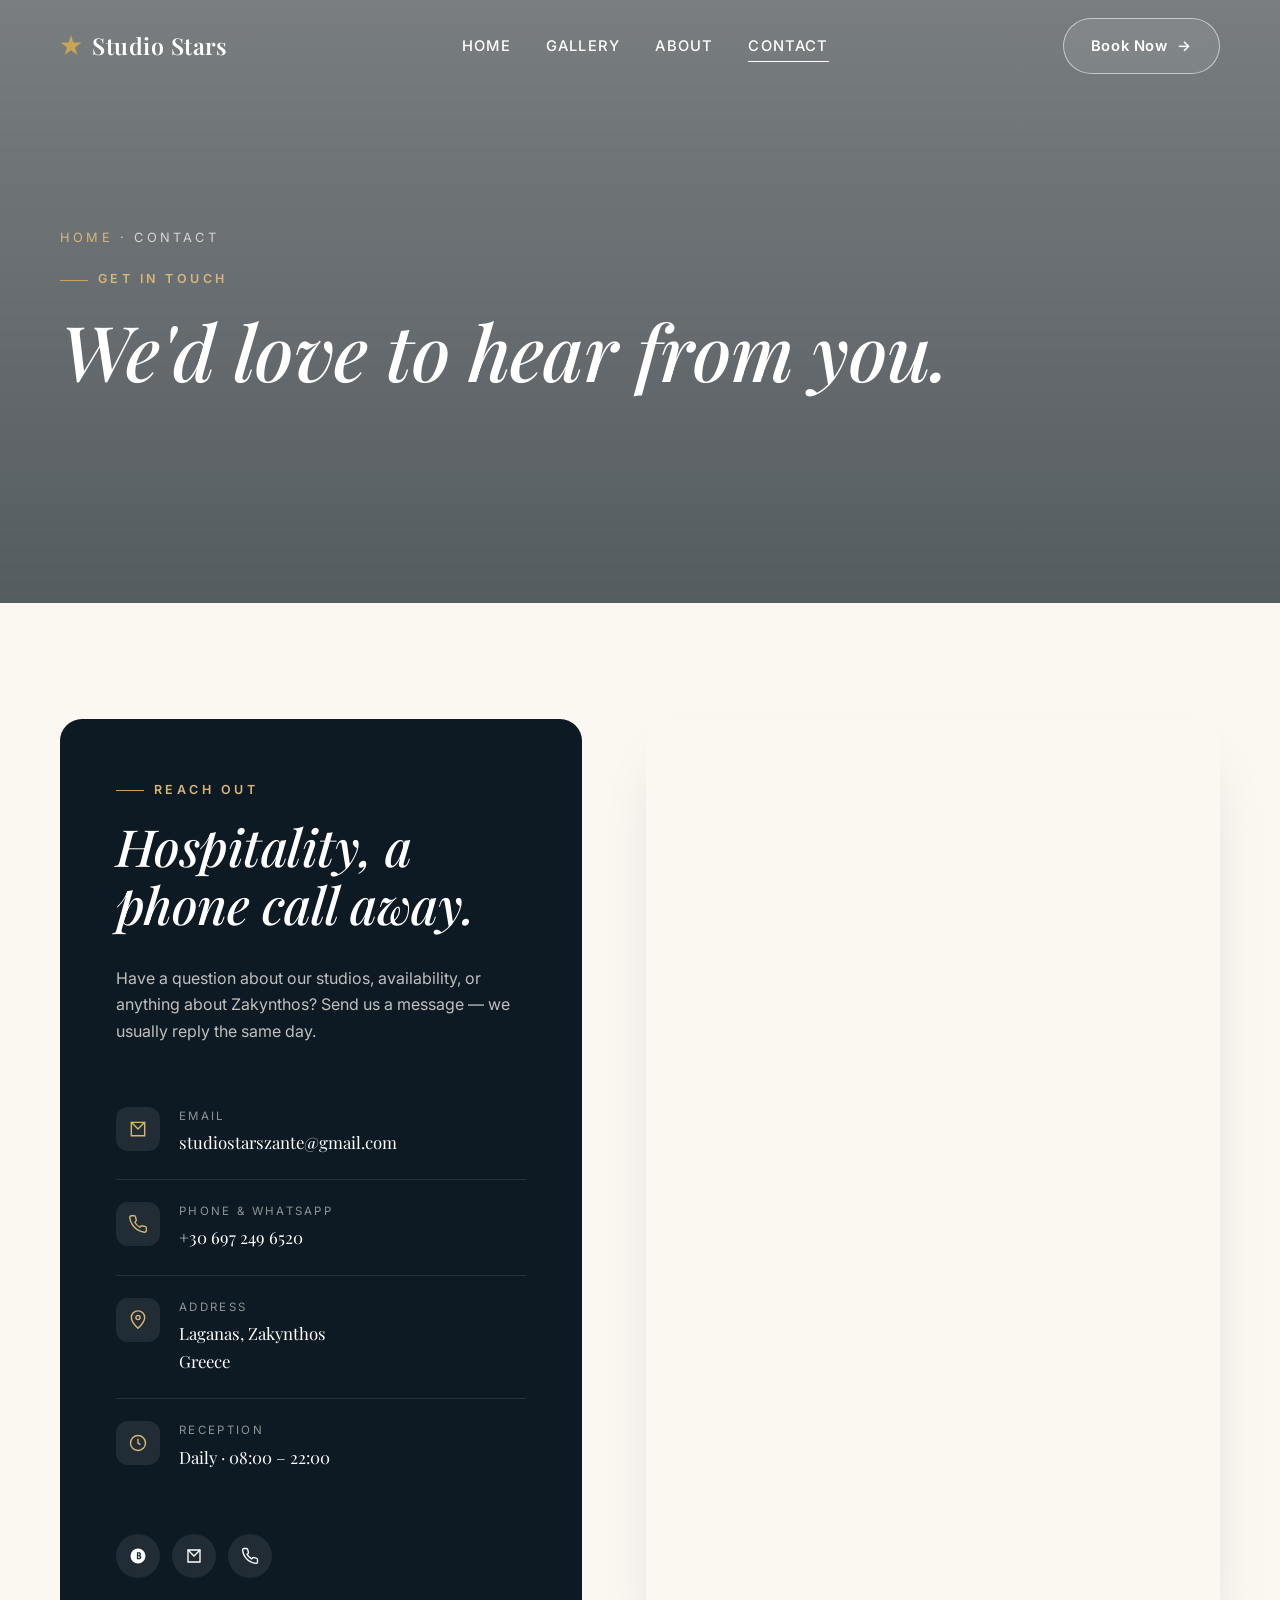
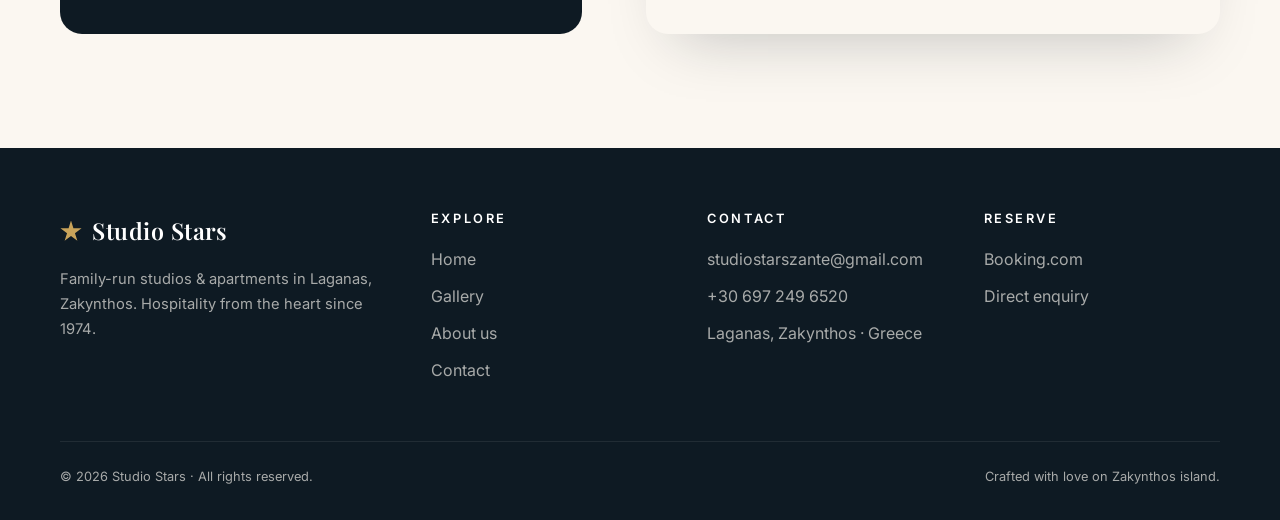
<file: contact.html>
<!doctype html>
<html lang="en">
  <head>
    <meta charset="UTF-8" />
    <meta name="viewport" content="width=device-width, initial-scale=1.0" />
    <title>Contact — Studio Stars · Laganas, Zakynthos</title>
    <meta
      name="description"
      content="Get in touch with Studio Stars in Laganas, Zakynthos. Email, phone and location map."
    />
    <link rel="preconnect" href="https://fonts.googleapis.com" />
    <link rel="preconnect" href="https://fonts.gstatic.com" crossorigin />
    <link
      href="https://fonts.googleapis.com/css2?family=Inter:wght@400;500;600;700&family=Playfair+Display:ital,wght@0,500;0,600;1,500&display=swap"
      rel="stylesheet"
    />
    <link rel="stylesheet" href="css/styles.css" />
  </head>
  <body>
    <header class="nav" id="nav">
      <div class="container nav-inner">
        <a href="index.html" class="brand"><span class="star"></span> Studio Stars</a>
        <ul class="nav-links">
          <li><a href="index.html">Home</a></li>
          <li><a href="gallery.html">Gallery</a></li>
          <li><a href="about.html">About</a></li>
          <li><a href="contact.html" class="active">Contact</a></li>
        </ul>
        <a
          class="btn btn-ghost nav-cta"
          href="https://www.booking.com/hotel/gr/studio-stars-laganas.en-gb.html"
          target="_blank"
          rel="noopener"
          >Book Now <span class="arrow">→</span></a
        >
        <button class="nav-toggle" aria-label="Toggle navigation"><span></span></button>
      </div>
    </header>

    <section class="page-header">
      <div
        class="hero-bg"
        style="background-image: url(&quot;https://studiostars.gr/images/gallery/DJI_0728-1024x682.jpg&quot;)"
      ></div>
      <div class="container">
        <div class="breadcrumbs"><a href="index.html">Home</a> · Contact</div>
        <span class="eyebrow" style="color: var(--gold-400)">Get in touch</span>
        <h1>We'd love to <em>hear from you</em>.</h1>
      </div>
    </section>

    <section>
      <div class="container">
        <div class="contact-grid">
          <div class="contact-info reveal">
            <span class="eyebrow" style="color: var(--gold-400)">Reach out</span>
            <h2>Hospitality, a phone call away.</h2>
            <p>
              Have a question about our studios, availability, or anything about Zakynthos? Send us a message — we
              usually reply the same day.
            </p>

            <ul class="contact-list">
              <li>
                <div class="ico">
                  <svg viewBox="0 0 24 24" fill="none" stroke="currentColor" stroke-width="1.7">
                    <path d="M4 4h16v16H4z" />
                    <path d="M4 4l8 8 8-8" />
                  </svg>
                </div>
                <div>
                  <span class="label">Email</span>
                  <a href="mailto:studiostarszante@gmail.com">studiostarszante@gmail.com</a>
                </div>
              </li>
              <li>
                <div class="ico">
                  <svg viewBox="0 0 24 24" fill="none" stroke="currentColor" stroke-width="1.7">
                    <path
                      d="M22 16.92v3a2 2 0 01-2.18 2 19.79 19.79 0 01-8.63-3.07 19.5 19.5 0 01-6-6 19.79 19.79 0 01-3.07-8.67A2 2 0 014.11 2h3a2 2 0 012 1.72 12.84 12.84 0 00.7 2.81 2 2 0 01-.45 2.11L8.09 9.91a16 16 0 006 6l1.27-1.27a2 2 0 012.11-.45 12.84 12.84 0 002.81.7A2 2 0 0122 16.92z"
                    />
                  </svg>
                </div>
                <div>
                  <span class="label">Phone & WhatsApp</span>
                  <a href="tel:+306972496520">+30 697 249 6520</a>
                </div>
              </li>
              <li>
                <div class="ico">
                  <svg viewBox="0 0 24 24" fill="none" stroke="currentColor" stroke-width="1.7">
                    <path d="M12 22s8-7.5 8-13a8 8 0 10-16 0c0 5.5 8 13 8 13z" />
                    <circle cx="12" cy="9" r="2.5" />
                  </svg>
                </div>
                <div>
                  <span class="label">Address</span>
                  <span class="val">Laganas, Zakynthos<br />Greece</span>
                </div>
              </li>
              <li>
                <div class="ico">
                  <svg viewBox="0 0 24 24" fill="none" stroke="currentColor" stroke-width="1.7">
                    <circle cx="12" cy="12" r="9" />
                    <path d="M12 7v5l3 2" />
                  </svg>
                </div>
                <div>
                  <span class="label">Reception</span>
                  <span class="val">Daily · 08:00 – 22:00</span>
                </div>
              </li>
            </ul>

            <div class="socials">
              <a
                href="https://www.booking.com/hotel/gr/studio-stars-laganas.en-gb.html"
                target="_blank"
                rel="noopener"
                aria-label="Booking.com"
              >
                <svg viewBox="0 0 24 24" fill="currentColor">
                  <path
                    d="M12 2a10 10 0 100 20 10 10 0 000-20zm-1.5 5h2.8c1.7 0 2.7.9 2.7 2.4 0 .9-.5 1.6-1.1 1.9.9.3 1.5 1.1 1.5 2.2 0 1.7-1.2 2.7-3.1 2.7H10.5V7zm1.7 3.7h.9c.7 0 1.1-.4 1.1-1s-.4-1-1.1-1h-.9v2zm0 3.9h1.1c.8 0 1.3-.4 1.3-1.1 0-.7-.5-1.1-1.3-1.1h-1.1v2.2z"
                  />
                </svg>
              </a>
              <a href="mailto:studiostarszante@gmail.com" aria-label="Email">
                <svg viewBox="0 0 24 24" fill="none" stroke="currentColor" stroke-width="1.8">
                  <path d="M4 4h16v16H4z" />
                  <path d="M4 4l8 8 8-8" />
                </svg>
              </a>
              <a href="tel:+306972496520" aria-label="Phone">
                <svg viewBox="0 0 24 24" fill="none" stroke="currentColor" stroke-width="1.8">
                  <path
                    d="M22 16.92v3a2 2 0 01-2.18 2 19.79 19.79 0 01-8.63-3.07 19.5 19.5 0 01-6-6 19.79 19.79 0 01-3.07-8.67A2 2 0 014.11 2h3a2 2 0 012 1.72c.13.95.36 1.88.7 2.81a2 2 0 01-.45 2.11L8.09 9.91a16 16 0 006 6l1.27-1.27a2 2 0 012.11-.45c.93.34 1.86.57 2.81.7A2 2 0 0122 16.92z"
                  />
                </svg>
              </a>
            </div>
          </div>

          <div class="contact-map reveal">
            <iframe
              src="https://www.google.com/maps?q=Laganas+Zakynthos+Greece&output=embed"
              loading="lazy"
              referrerpolicy="no-referrer-when-downgrade"
              title="Studio Stars location"
            ></iframe>
          </div>
        </div>
      </div>
    </section>

    <footer class="footer">
      <div class="container">
        <div class="footer-grid">
          <div>
            <a href="index.html" class="brand"><span class="star"></span> Studio Stars</a>
            <p>Family-run studios & apartments in Laganas, Zakynthos. Hospitality from the heart since 1974.</p>
          </div>
          <div>
            <h4>Explore</h4>
            <ul>
              <li><a href="index.html">Home</a></li>
              <li><a href="gallery.html">Gallery</a></li>
              <li><a href="about.html">About us</a></li>
              <li><a href="contact.html">Contact</a></li>
            </ul>
          </div>
          <div>
            <h4>Contact</h4>
            <ul>
              <li><a href="mailto:studiostarszante@gmail.com">studiostarszante@gmail.com</a></li>
              <li><a href="tel:+306972496520">+30 697 249 6520</a></li>
              <li>Laganas, Zakynthos · Greece</li>
            </ul>
          </div>
          <div>
            <h4>Reserve</h4>
            <ul>
              <li>
                <a
                  href="https://www.booking.com/hotel/gr/studio-stars-laganas.en-gb.html"
                  target="_blank"
                  rel="noopener"
                  >Booking.com</a
                >
              </li>
              <li><a href="contact.html">Direct enquiry</a></li>
            </ul>
          </div>
        </div>
        <div class="footer-bottom">
          <span>© <span id="year"></span> Studio Stars · All rights reserved.</span>
          <span>Crafted with love on Zakynthos island.</span>
        </div>
      </div>
    </footer>

    <script src="js/main.js"></script>
  </body>
</html>
</file>
<file: css/styles.css>
/* =========================================================
   Studio Stars — Zakynthos
   Modern Mediterranean theme
   ========================================================= */

:root {
  /* Palette */
  --sand-50: #fbf7f1;
  --sand-100: #f3ebdc;
  --sand-200: #e6d6b8;
  --sand-300: #cdb88a;
  --ink-900: #0e1a23;
  --ink-700: #1f3340;
  --ink-500: #3d5765;
  --ink-300: #7a8d99;
  --sea-700: #0c4a5e;
  --sea-500: #1d7a92;
  --sea-300: #6cbecf;
  --gold-500: #c8a35a;
  --gold-400: #d6b779;
  --white: #ffffff;

  /* Type */
  --font-display: "Playfair Display", "Cormorant Garamond", Georgia, serif;
  --font-body: "Inter", -apple-system, BlinkMacSystemFont, "Segoe UI", Roboto, sans-serif;

  /* Layout */
  --maxw: 1240px;
  --gutter: clamp(1.25rem, 4vw, 2.5rem);
  --radius: 14px;
  --radius-lg: 22px;

  /* Motion */
  --ease: cubic-bezier(0.2, 0.7, 0.2, 1);
}

/* ---------- Reset ---------- */
*,
*::before,
*::after {
  box-sizing: border-box;
}

html {
  scroll-behavior: smooth;
}

body {
  margin: 0;
  font-family: var(--font-body);
  font-size: 16px;
  line-height: 1.65;
  color: var(--ink-700);
  background: var(--sand-50);
  -webkit-font-smoothing: antialiased;
  text-rendering: optimizeLegibility;
  overflow-x: hidden;
}

img {
  max-width: 100%;
  display: block;
}
a {
  color: inherit;
  text-decoration: none;
}
button {
  font: inherit;
  cursor: pointer;
}

h1,
h2,
h3,
h4 {
  font-family: var(--font-display);
  font-weight: 600;
  color: var(--ink-900);
  line-height: 1.15;
  letter-spacing: -0.01em;
  margin: 0 0 0.6em;
}
h1 {
  font-size: clamp(2.6rem, 6vw, 4.8rem);
}
h2 {
  font-size: clamp(2rem, 4vw, 3.2rem);
}
h3 {
  font-size: clamp(1.3rem, 2vw, 1.6rem);
}

p {
  margin: 0 0 1em;
}

.container {
  width: 100%;
  max-width: var(--maxw);
  margin: 0 auto;
  padding: 0 var(--gutter);
}

.eyebrow {
  display: inline-block;
  font-family: var(--font-body);
  font-size: 0.78rem;
  letter-spacing: 0.28em;
  text-transform: uppercase;
  color: var(--sea-500);
  font-weight: 600;
  margin-bottom: 1rem;
  position: relative;
  padding-left: 38px;
}
.eyebrow::before {
  content: "";
  position: absolute;
  left: 0;
  top: 50%;
  width: 28px;
  height: 1px;
  background: var(--gold-500);
}

/* ---------- Buttons ---------- */
.btn {
  display: inline-flex;
  align-items: center;
  gap: 0.6rem;
  padding: 0.95rem 1.7rem;
  border-radius: 999px;
  font-weight: 600;
  font-size: 0.92rem;
  letter-spacing: 0.04em;
  border: 1px solid transparent;
  transition:
    transform 0.35s var(--ease),
    background 0.35s var(--ease),
    color 0.35s var(--ease),
    box-shadow 0.35s var(--ease);
  white-space: nowrap;
}
.btn .arrow {
  display: inline-block;
  transition: transform 0.35s var(--ease);
}
.btn:hover .arrow {
  transform: translateX(4px);
}

.btn-primary {
  background: var(--ink-900);
  color: var(--sand-50);
  box-shadow: 0 10px 30px -12px rgba(14, 26, 35, 0.4);
}
.btn-primary:hover {
  background: var(--sea-700);
  transform: translateY(-2px);
}

.btn-ghost {
  border-color: rgba(255, 255, 255, 0.55);
  color: var(--white);
  backdrop-filter: blur(6px);
  background: rgba(255, 255, 255, 0.08);
}
.btn-ghost:hover {
  background: rgba(255, 255, 255, 0.18);
}

.btn-outline {
  border-color: var(--ink-900);
  color: var(--ink-900);
}
.btn-outline:hover {
  background: var(--ink-900);
  color: var(--sand-50);
}

/* ---------- Navigation ---------- */
.nav {
  position: fixed;
  top: 0;
  left: 0;
  right: 0;
  z-index: 100;
  padding: 1.1rem 0;
  transition:
    background 0.4s var(--ease),
    padding 0.4s var(--ease),
    box-shadow 0.4s var(--ease);
}
.nav-inner {
  display: flex;
  align-items: center;
  justify-content: space-between;
  gap: 2rem;
}
.brand {
  display: flex;
  align-items: center;
  gap: 0.65rem;
  font-family: var(--font-display);
  font-size: 1.45rem;
  letter-spacing: 0.02em;
  color: var(--white);
  font-weight: 600;
  transition: color 0.4s var(--ease);
}
.brand .star {
  display: inline-block;
  width: 22px;
  height: 22px;
  background: var(--gold-500);
  clip-path: polygon(50% 0%, 61% 35%, 98% 35%, 68% 57%, 79% 91%, 50% 70%, 21% 91%, 32% 57%, 2% 35%, 39% 35%);
}
.nav-links {
  display: flex;
  gap: 2.2rem;
  list-style: none;
  margin: 0;
  padding: 0;
}
.nav-links a {
  color: var(--white);
  font-size: 0.92rem;
  font-weight: 500;
  letter-spacing: 0.08em;
  text-transform: uppercase;
  position: relative;
  padding: 0.4rem 0;
  transition: color 0.3s var(--ease);
}
.nav-links a::after {
  content: "";
  position: absolute;
  left: 0;
  right: 100%;
  bottom: 0;
  height: 1px;
  background: currentColor;
  transition: right 0.35s var(--ease);
}
.nav-links a:hover::after,
.nav-links a.active::after {
  right: 0;
}

.nav-cta {
  display: inline-flex;
}

.nav.scrolled,
.nav.solid {
  background: rgba(251, 247, 241, 0.92);
  backdrop-filter: saturate(160%) blur(14px);
  -webkit-backdrop-filter: saturate(160%) blur(14px);
  padding: 0.75rem 0;
  box-shadow:
    0 1px 0 rgba(14, 26, 35, 0.06),
    0 10px 30px -20px rgba(14, 26, 35, 0.25);
}
.nav.scrolled .brand,
.nav.solid .brand,
.nav.scrolled .nav-links a,
.nav.solid .nav-links a {
  color: var(--ink-900);
}
.nav.scrolled .btn-ghost,
.nav.solid .btn-ghost {
  background: var(--ink-900);
  color: var(--sand-50);
  border-color: var(--ink-900);
}

/* Mobile nav */
.nav-toggle {
  display: none;
  background: transparent;
  border: 0;
  width: 44px;
  height: 44px;
  position: relative;
  z-index: 110;
}
.nav-toggle span,
.nav-toggle span::before,
.nav-toggle span::after {
  content: "";
  position: absolute;
  left: 50%;
  width: 26px;
  height: 2px;
  background: var(--white);
  transform: translateX(-50%);
  transition:
    transform 0.35s var(--ease),
    top 0.35s var(--ease),
    background 0.35s var(--ease);
}
.nav-toggle span {
  top: 50%;
}
.nav-toggle span::before {
  top: -8px;
}
.nav-toggle span::after {
  top: 8px;
}

.nav.scrolled .nav-toggle span,
.nav.solid .nav-toggle span,
.nav.scrolled .nav-toggle span::before,
.nav.solid .nav-toggle span::before,
.nav.scrolled .nav-toggle span::after,
.nav.solid .nav-toggle span::after {
  background: var(--ink-900);
}

.nav.open .nav-toggle span {
  background: transparent;
}
.nav.open .nav-toggle span::before {
  top: 0;
  transform: translateX(-50%) rotate(45deg);
  background: var(--ink-900);
}
.nav.open .nav-toggle span::after {
  top: 0;
  transform: translateX(-50%) rotate(-45deg);
  background: var(--ink-900);
}

@media (max-width: 880px) {
  .nav-toggle {
    display: inline-block;
  }
  .nav-cta {
    display: none;
  }
  .nav-links {
    position: fixed;
    inset: 0;
    background: var(--sand-50);
    flex-direction: column;
    align-items: center;
    justify-content: center;
    gap: 2rem;
    transform: translateY(-100%);
    transition: transform 0.55s var(--ease);
  }
  .nav-links a {
    color: var(--ink-900) !important;
    font-family: var(--font-display);
    font-size: 1.6rem;
    text-transform: none;
    letter-spacing: 0;
  }
  .nav.open .nav-links {
    transform: translateY(0);
  }
}

/* ---------- Hero ---------- */
.hero {
  position: relative;
  min-height: 100vh;
  display: flex;
  align-items: center;
  color: var(--white);
  overflow: hidden;
  isolation: isolate;
}
.hero-bg {
  position: absolute;
  inset: -8% -2% -2% -2%;
  background-size: cover;
  background-position: center;
  z-index: -2;
  will-change: transform;
}
.hero::after {
  content: "";
  position: absolute;
  inset: 0;
  background: linear-gradient(
    180deg,
    rgba(14, 26, 35, 0.55) 0%,
    rgba(14, 26, 35, 0.25) 35%,
    rgba(14, 26, 35, 0.75) 100%
  );
  z-index: -1;
}
.hero-inner {
  padding: 9rem 0 6rem;
  max-width: 820px;
}
.hero .eyebrow {
  color: var(--gold-400);
}
.hero h1 {
  color: var(--white);
  font-weight: 500;
  font-style: italic;
}
.hero h1 .accent {
  font-style: normal;
  color: var(--gold-400);
}
.hero p.lead {
  font-size: clamp(1.05rem, 1.5vw, 1.2rem);
  max-width: 560px;
  color: rgba(255, 255, 255, 0.88);
  margin-bottom: 2.2rem;
}
.hero-actions {
  display: flex;
  flex-wrap: wrap;
  gap: 1rem;
}
.scroll-indicator {
  position: absolute;
  bottom: 2rem;
  left: 50%;
  transform: translateX(-50%);
  color: rgba(255, 255, 255, 0.7);
  font-size: 0.72rem;
  letter-spacing: 0.3em;
  text-transform: uppercase;
  display: flex;
  flex-direction: column;
  align-items: center;
  gap: 0.8rem;
}
.scroll-indicator::after {
  content: "";
  width: 1px;
  height: 50px;
  background: linear-gradient(180deg, rgba(255, 255, 255, 0.7), transparent);
  animation: scrollPulse 2.4s ease-in-out infinite;
}
@keyframes scrollPulse {
  0%,
  100% {
    opacity: 0.3;
    transform: scaleY(0.4);
    transform-origin: top;
  }
  50% {
    opacity: 1;
    transform: scaleY(1);
    transform-origin: top;
  }
}

/* ---------- Sections ---------- */
section {
  padding: clamp(4rem, 9vw, 8rem) 0;
  position: relative;
}

.section-head {
  text-align: center;
  max-width: 720px;
  margin: 0 auto 4rem;
}
.section-head .eyebrow {
  padding-left: 38px;
  padding-right: 38px;
}
.section-head .eyebrow::after {
  content: "";
  position: absolute;
  right: 0;
  top: 50%;
  width: 28px;
  height: 1px;
  background: var(--gold-500);
}
.section-head p {
  color: var(--ink-500);
  font-size: 1.05rem;
}

/* ---------- Featured intro ---------- */
.intro {
  background: var(--sand-50);
}
.intro-grid {
  display: grid;
  grid-template-columns: 1.05fr 1fr;
  gap: clamp(2rem, 5vw, 5rem);
  align-items: center;
}
.intro-media {
  position: relative;
  aspect-ratio: 4/5;
  border-radius: var(--radius-lg);
  overflow: hidden;
  box-shadow: 0 40px 80px -40px rgba(14, 26, 35, 0.35);
}
.intro-media img {
  width: 100%;
  height: 100%;
  object-fit: cover;
  transition: transform 1.2s var(--ease);
}
.intro-media:hover img {
  transform: scale(1.05);
}
.intro-media .badge {
  position: absolute;
  bottom: 1.5rem;
  left: 1.5rem;
  background: rgba(251, 247, 241, 0.92);
  backdrop-filter: blur(10px);
  padding: 1rem 1.4rem;
  border-radius: 12px;
  font-family: var(--font-display);
  font-size: 1.05rem;
  color: var(--ink-900);
}
.intro-media .badge strong {
  display: block;
  font-size: 2rem;
  color: var(--sea-700);
  line-height: 1;
}
.intro-text p {
  font-size: 1.05rem;
  color: var(--ink-500);
}
.intro-text .quote {
  margin-top: 2rem;
  padding-left: 1.5rem;
  border-left: 2px solid var(--gold-500);
  font-family: var(--font-display);
  font-style: italic;
  font-size: 1.25rem;
  color: var(--ink-900);
}

@media (max-width: 820px) {
  .intro-grid {
    grid-template-columns: 1fr;
  }
  .intro-media {
    aspect-ratio: 4/3;
  }
}

/* ---------- Features ---------- */
.features {
  background: radial-gradient(ellipse at top, var(--sand-100), transparent 60%), var(--sand-50);
}
.features-grid {
  display: grid;
  grid-template-columns: repeat(auto-fit, minmax(220px, 1fr));
  gap: 1.5rem;
}
.feature {
  background: var(--white);
  padding: 2.2rem 1.8rem;
  border-radius: var(--radius);
  border: 1px solid rgba(14, 26, 35, 0.06);
  transition:
    transform 0.5s var(--ease),
    box-shadow 0.5s var(--ease),
    border-color 0.5s var(--ease);
}
.feature:hover {
  transform: translateY(-6px);
  box-shadow: 0 30px 60px -30px rgba(14, 26, 35, 0.18);
  border-color: rgba(200, 163, 90, 0.4);
}
.feature .icon {
  width: 48px;
  height: 48px;
  display: grid;
  place-items: center;
  border-radius: 12px;
  background: var(--sand-100);
  color: var(--sea-700);
  margin-bottom: 1.2rem;
}
.feature .icon svg {
  width: 24px;
  height: 24px;
}
.feature h3 {
  font-size: 1.15rem;
  margin-bottom: 0.4rem;
}
.feature p {
  color: var(--ink-500);
  font-size: 0.95rem;
  margin: 0;
}

/* ---------- Showcase / room cards ---------- */
.showcase {
  background: var(--ink-900);
  color: var(--sand-50);
}
.showcase h2,
.showcase h3 {
  color: var(--white);
}
.showcase .section-head p {
  color: rgba(251, 247, 241, 0.7);
}
.showcase .eyebrow {
  color: var(--gold-400);
}
.showcase .eyebrow::before,
.showcase .eyebrow::after {
  background: var(--gold-400);
}

.cards {
  display: grid;
  grid-template-columns: repeat(auto-fit, minmax(280px, 1fr));
  gap: 1.5rem;
}
.card {
  position: relative;
  border-radius: var(--radius-lg);
  overflow: hidden;
  aspect-ratio: 4/5;
  isolation: isolate;
  cursor: pointer;
}
.card img {
  position: absolute;
  inset: 0;
  width: 100%;
  height: 100%;
  object-fit: cover;
  transition:
    transform 1.2s var(--ease),
    filter 0.6s var(--ease);
  filter: brightness(0.85);
}
.card::after {
  content: "";
  position: absolute;
  inset: 0;
  background: linear-gradient(180deg, transparent 40%, rgba(14, 26, 35, 0.85));
  z-index: 1;
}
.card-body {
  position: absolute;
  z-index: 2;
  bottom: 0;
  left: 0;
  right: 0;
  padding: 1.8rem;
  color: var(--white);
}
.card-body h3 {
  color: var(--white);
  margin-bottom: 0.25rem;
}
.card-body span {
  color: var(--gold-400);
  font-size: 0.8rem;
  letter-spacing: 0.2em;
  text-transform: uppercase;
}
.card:hover img {
  transform: scale(1.08);
  filter: brightness(1);
}

/* ---------- Wide gallery preview ---------- */
.gallery-strip {
  display: grid;
  grid-template-columns: repeat(4, 1fr);
  gap: 6px;
  padding: 0;
}
.gallery-strip img {
  width: 100%;
  height: 220px;
  object-fit: cover;
  transition:
    transform 0.8s var(--ease),
    filter 0.4s var(--ease);
}
.gallery-strip a {
  overflow: hidden;
}
.gallery-strip a:hover img {
  transform: scale(1.06);
}

@media (max-width: 760px) {
  .gallery-strip {
    grid-template-columns: repeat(2, 1fr);
  }
  .gallery-strip img {
    height: 180px;
  }
}

/* ---------- Testimonial / CTA banner ---------- */
.banner {
  position: relative;
  padding: clamp(5rem, 12vw, 9rem) 0;
  text-align: center;
  color: var(--white);
  isolation: isolate;
  overflow: hidden;
}
.banner-bg {
  position: absolute;
  inset: 0;
  background-size: cover;
  background-position: center;
  z-index: -2;
  transform: scale(1.05);
}
.banner::after {
  content: "";
  position: absolute;
  inset: 0;
  background: linear-gradient(180deg, rgba(12, 74, 94, 0.8), rgba(14, 26, 35, 0.85));
  z-index: -1;
}
.banner h2 {
  color: var(--white);
  font-style: italic;
  font-weight: 500;
}
.banner p {
  color: rgba(255, 255, 255, 0.85);
  max-width: 560px;
  margin: 0 auto 2rem;
}

/* ---------- Page header (subpages) ---------- */
.page-header {
  position: relative;
  min-height: 56vh;
  display: flex;
  align-items: center;
  color: var(--white);
  isolation: isolate;
  overflow: hidden;
}
.page-header .hero-bg {
  inset: 0;
  z-index: -2;
}
.page-header::after {
  content: "";
  position: absolute;
  inset: 0;
  background: linear-gradient(180deg, rgba(14, 26, 35, 0.55), rgba(14, 26, 35, 0.7));
  z-index: -1;
}
.page-header .container {
  padding-top: 7rem;
  padding-bottom: 3rem;
}
.page-header h1 {
  color: var(--white);
  font-style: italic;
  font-weight: 500;
}
.page-header .breadcrumbs {
  font-size: 0.8rem;
  letter-spacing: 0.25em;
  text-transform: uppercase;
  color: rgba(255, 255, 255, 0.7);
  margin-bottom: 1rem;
}
.page-header .breadcrumbs a {
  color: var(--gold-400);
}

/* ---------- Gallery page ---------- */
.gallery-tabs {
  display: flex;
  justify-content: center;
  gap: 0.6rem;
  margin-bottom: 3rem;
  flex-wrap: wrap;
}
.tab {
  background: transparent;
  border: 1px solid rgba(14, 26, 35, 0.15);
  color: var(--ink-700);
  padding: 0.65rem 1.4rem;
  border-radius: 999px;
  font-size: 0.85rem;
  letter-spacing: 0.12em;
  text-transform: uppercase;
  transition: all 0.35s var(--ease);
}
.tab:hover {
  border-color: var(--ink-900);
}
.tab.active {
  background: var(--ink-900);
  color: var(--sand-50);
  border-color: var(--ink-900);
}

.masonry {
  column-count: 3;
  column-gap: 1.2rem;
}
.masonry .item {
  break-inside: avoid;
  margin-bottom: 1.2rem;
  border-radius: var(--radius);
  overflow: hidden;
  cursor: zoom-in;
  position: relative;
  background: var(--sand-100);
}
.masonry .item img {
  width: 100%;
  display: block;
  transition:
    transform 0.8s var(--ease),
    filter 0.4s var(--ease);
}
.masonry .item::before {
  content: "";
  position: absolute;
  inset: 0;
  background: linear-gradient(180deg, transparent 60%, rgba(14, 26, 35, 0.5));
  opacity: 0;
  transition: opacity 0.4s var(--ease);
  z-index: 1;
}
.masonry .item:hover::before {
  opacity: 1;
}
.masonry .item:hover img {
  transform: scale(1.04);
}

@media (max-width: 880px) {
  .masonry {
    column-count: 2;
  }
}
@media (max-width: 540px) {
  .masonry {
    column-count: 1;
  }
}

/* ---------- Lightbox ---------- */
.lightbox {
  position: fixed;
  inset: 0;
  background: rgba(8, 14, 19, 0.94);
  display: none;
  align-items: center;
  justify-content: center;
  z-index: 1000;
  padding: 2rem;
  backdrop-filter: blur(8px);
}
.lightbox.open {
  display: flex;
  animation: fade 0.4s var(--ease);
}
@keyframes fade {
  from {
    opacity: 0;
  }
  to {
    opacity: 1;
  }
}
.lightbox img {
  max-width: 92vw;
  max-height: 86vh;
  object-fit: contain;
  border-radius: 8px;
  box-shadow: 0 30px 80px rgba(0, 0, 0, 0.5);
}
.lightbox .lb-btn {
  position: absolute;
  background: rgba(255, 255, 255, 0.08);
  border: 1px solid rgba(255, 255, 255, 0.18);
  color: var(--white);
  width: 52px;
  height: 52px;
  border-radius: 50%;
  display: grid;
  place-items: center;
  font-size: 1.4rem;
  transition: background 0.3s var(--ease);
}
.lightbox .lb-btn:hover {
  background: rgba(255, 255, 255, 0.18);
}
.lb-close {
  top: 1.5rem;
  right: 1.5rem;
}
.lb-prev {
  left: 1.5rem;
  top: 50%;
  transform: translateY(-50%);
}
.lb-next {
  right: 1.5rem;
  top: 50%;
  transform: translateY(-50%);
}
.lb-count {
  position: absolute;
  bottom: 1.5rem;
  left: 50%;
  transform: translateX(-50%);
  color: rgba(255, 255, 255, 0.7);
  font-size: 0.85rem;
  letter-spacing: 0.2em;
}

/* ---------- About page ---------- */
.story {
  display: grid;
  grid-template-columns: 1fr 1.1fr;
  gap: clamp(2rem, 6vw, 5rem);
  align-items: start;
}
.story-media {
  position: sticky;
  top: 7rem;
  border-radius: var(--radius-lg);
  overflow: hidden;
  aspect-ratio: 4/5;
  box-shadow: 0 40px 80px -40px rgba(14, 26, 35, 0.35);
}
.story-media img {
  width: 100%;
  height: 100%;
  object-fit: cover;
}
.story-text p {
  color: var(--ink-500);
  font-size: 1.05rem;
}
.story-text h2 {
  margin-bottom: 1.2rem;
}

@media (max-width: 880px) {
  .story {
    grid-template-columns: 1fr;
  }
  .story-media {
    position: static;
    aspect-ratio: 4/3;
  }
}

.stats {
  display: grid;
  grid-template-columns: repeat(auto-fit, minmax(180px, 1fr));
  gap: 2rem;
  margin-top: 3rem;
  padding-top: 3rem;
  border-top: 1px solid rgba(14, 26, 35, 0.1);
}
.stat strong {
  display: block;
  font-family: var(--font-display);
  font-size: 3rem;
  color: var(--sea-700);
  line-height: 1;
  margin-bottom: 0.3rem;
}
.stat span {
  font-size: 0.85rem;
  letter-spacing: 0.2em;
  text-transform: uppercase;
  color: var(--ink-500);
}

.manager {
  margin-top: 6rem;
  background: var(--sand-100);
  padding: clamp(2rem, 5vw, 4rem);
  border-radius: var(--radius-lg);
  display: grid;
  grid-template-columns: 220px 1fr;
  gap: 2.5rem;
  align-items: center;
}
.manager .avatar {
  width: 220px;
  height: 220px;
  border-radius: 50%;
  background: var(--sea-300);
  display: grid;
  place-items: center;
  font-family: var(--font-display);
  font-size: 4.5rem;
  color: var(--white);
  font-weight: 600;
}
.manager h3 {
  font-size: 1.8rem;
  margin-bottom: 0.2rem;
}
.manager .role {
  font-size: 0.8rem;
  letter-spacing: 0.25em;
  text-transform: uppercase;
  color: var(--sea-700);
  display: block;
  margin-bottom: 1rem;
}
.manager p {
  color: var(--ink-500);
  margin: 0;
}

@media (max-width: 720px) {
  .manager {
    grid-template-columns: 1fr;
    text-align: center;
  }
  .manager .avatar {
    margin: 0 auto;
  }
}

/* ---------- Contact page ---------- */
.contact-grid {
  display: grid;
  grid-template-columns: 1fr 1.1fr;
  gap: clamp(2rem, 5vw, 4rem);
}
.contact-info {
  background: var(--ink-900);
  color: var(--sand-50);
  padding: clamp(2rem, 5vw, 3.5rem);
  border-radius: var(--radius-lg);
}
.contact-info h2 {
  color: var(--white);
  font-style: italic;
  font-weight: 500;
}
.contact-info p {
  color: rgba(251, 247, 241, 0.75);
}
.contact-list {
  list-style: none;
  margin: 2.5rem 0 0;
  padding: 0;
}
.contact-list li {
  display: flex;
  gap: 1.2rem;
  padding: 1.4rem 0;
  border-bottom: 1px solid rgba(255, 255, 255, 0.1);
}
.contact-list li:last-child {
  border-bottom: 0;
}
.contact-list .ico {
  width: 44px;
  height: 44px;
  flex-shrink: 0;
  background: rgba(255, 255, 255, 0.08);
  border-radius: 12px;
  display: grid;
  place-items: center;
  color: var(--gold-400);
}
.contact-list .ico svg {
  width: 20px;
  height: 20px;
}
.contact-list .label {
  font-size: 0.72rem;
  letter-spacing: 0.2em;
  text-transform: uppercase;
  color: rgba(251, 247, 241, 0.55);
  display: block;
  margin-bottom: 0.2rem;
}
.contact-list a,
.contact-list .val {
  color: var(--white);
  font-size: 1.05rem;
  font-family: var(--font-display);
  transition: color 0.3s var(--ease);
}
.contact-list a:hover {
  color: var(--gold-400);
}

.socials {
  display: flex;
  gap: 0.75rem;
  margin-top: 2.5rem;
}
.socials a {
  width: 44px;
  height: 44px;
  border-radius: 50%;
  background: rgba(255, 255, 255, 0.08);
  display: grid;
  place-items: center;
  color: var(--white);
  transition:
    background 0.3s var(--ease),
    transform 0.3s var(--ease);
}
.socials a:hover {
  background: var(--gold-500);
  transform: translateY(-3px);
}
.socials svg {
  width: 18px;
  height: 18px;
}

.contact-map {
  border-radius: var(--radius-lg);
  overflow: hidden;
  min-height: 480px;
  box-shadow: 0 30px 60px -30px rgba(14, 26, 35, 0.25);
}
.contact-map iframe {
  width: 100%;
  height: 100%;
  min-height: 480px;
  border: 0;
  display: block;
}

@media (max-width: 880px) {
  .contact-grid {
    grid-template-columns: 1fr;
  }
}

/* ---------- Footer ---------- */
.footer {
  background: var(--ink-900);
  color: rgba(251, 247, 241, 0.65);
  padding: 4rem 0 2rem;
}
.footer-grid {
  display: grid;
  grid-template-columns: 1.4fr 1fr 1fr 1fr;
  gap: 2.5rem;
  margin-bottom: 3rem;
}
.footer h4 {
  color: var(--white);
  font-family: var(--font-body);
  text-transform: uppercase;
  letter-spacing: 0.2em;
  font-size: 0.8rem;
  margin-bottom: 1.2rem;
}
.footer .brand {
  color: var(--white);
  margin-bottom: 1rem;
}
.footer p {
  font-size: 0.92rem;
  line-height: 1.7;
  margin-bottom: 1rem;
}
.footer ul {
  list-style: none;
  margin: 0;
  padding: 0;
}
.footer li {
  margin-bottom: 0.65rem;
}
.footer a {
  transition: color 0.3s var(--ease);
}
.footer a:hover {
  color: var(--gold-400);
}
.footer-bottom {
  border-top: 1px solid rgba(255, 255, 255, 0.08);
  padding-top: 1.5rem;
  display: flex;
  justify-content: space-between;
  font-size: 0.8rem;
  flex-wrap: wrap;
  gap: 1rem;
}

@media (max-width: 720px) {
  .footer-grid {
    grid-template-columns: 1fr 1fr;
  }
}
@media (max-width: 460px) {
  .footer-grid {
    grid-template-columns: 1fr;
  }
}

/* ---------- Reveal on scroll ---------- */
.reveal {
  opacity: 0;
  transform: translateY(28px);
  transition:
    opacity 0.9s var(--ease),
    transform 0.9s var(--ease);
  will-change: opacity, transform;
}
.reveal.visible {
  opacity: 1;
  transform: none;
}

.reveal-stagger > * {
  opacity: 0;
  transform: translateY(24px);
  transition:
    opacity 0.8s var(--ease),
    transform 0.8s var(--ease);
}
.reveal-stagger.visible > * {
  opacity: 1;
  transform: none;
}
.reveal-stagger.visible > *:nth-child(1) {
  transition-delay: 0.05s;
}
.reveal-stagger.visible > *:nth-child(2) {
  transition-delay: 0.15s;
}
.reveal-stagger.visible > *:nth-child(3) {
  transition-delay: 0.25s;
}
.reveal-stagger.visible > *:nth-child(4) {
  transition-delay: 0.35s;
}
.reveal-stagger.visible > *:nth-child(5) {
  transition-delay: 0.45s;
}
.reveal-stagger.visible > *:nth-child(6) {
  transition-delay: 0.55s;
}

@media (prefers-reduced-motion: reduce) {
  *,
  *::before,
  *::after {
    animation-duration: 0.01ms !important;
    transition-duration: 0.01ms !important;
    scroll-behavior: auto !important;
  }
}
</file>
